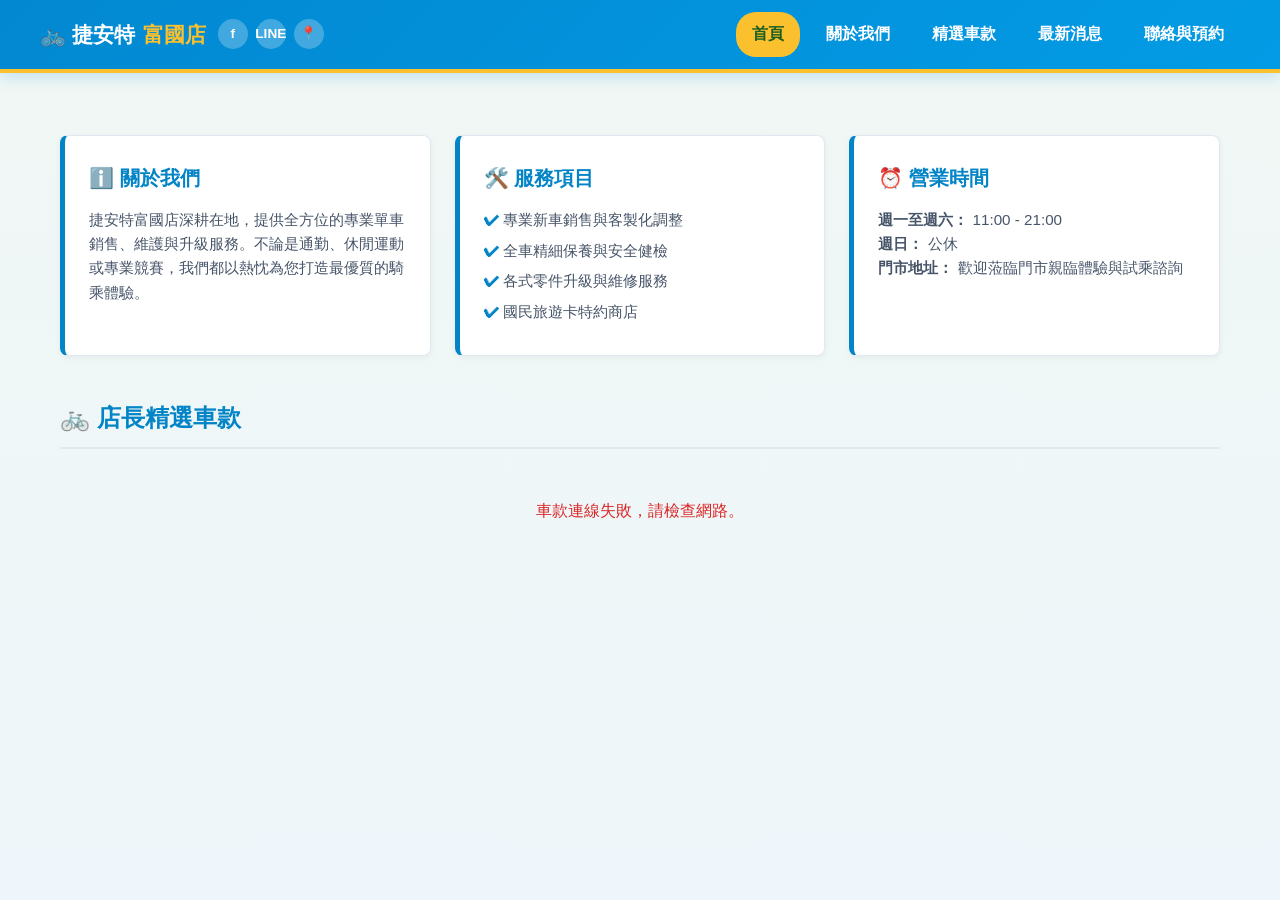
<file: index.html>
<!DOCTYPE html>
<html lang="zh-TW">
<head>
  <meta charset="UTF-8">
  <meta name="viewport" content="width=device-width, initial-scale=1.0">
  <title>捷安特富國自行車店 - 官方網站</title>
  <link rel="stylesheet" href="./css/style.css">
  <style>
    /* 店家介紹區塊樣式 */
    .store-intro-grid {
      display: grid;
      grid-template-columns: repeat(auto-fit, minmax(280px, 1fr));
      gap: 1.5rem;
      margin-bottom: 2.5rem;
    }
    .intro-card {
      background: #ffffff;
      border: 1px solid #e2e8f0;
      border-left: 5px solid #0284c7;
      border-radius: 8px;
      padding: 1.5rem;
      box-shadow: 0 2px 6px rgba(0,0,0,0.05);
    }
    .intro-card h3 {
      margin-top: 0;
      margin-bottom: 0.75rem;
      color: #0284c7;
      font-size: 1.25rem;
    }
    .intro-card p, .intro-card ul {
      color: #475569;
      font-size: 0.95rem;
      line-height: 1.6;
      margin: 0;
      padding-left: 0;
    }
    .intro-card ul { list-style: none; }
    .intro-card ul li {
      margin-bottom: 0.4rem;
      position: relative;
      padding-left: 1.2rem;
    }
    .intro-card ul li::before {
      content: "✔";
      position: absolute;
      left: 0;
      color: #0284c7;
      font-weight: bold;
    }

    /* 區塊標題 */
    .section-title {
      color: #0284c7;
      margin-bottom: 1.5rem;
      border-bottom: 2px solid #e2e8f0;
      padding-bottom: 0.5rem;
      font-size: 1.5rem;
      display: flex;
      justify-content: space-between;
      align-items: center;
    }

    /* 精選車款網格 */
    .products-grid {
      display: grid;
      grid-template-columns: repeat(auto-fill, minmax(280px, 1fr));
      gap: 1.5rem;
      margin-bottom: 3rem;
    }
    .card {
      background: #ffffff;
      border-radius: 8px;
      overflow: hidden;
      box-shadow: 0 2px 8px rgba(0,0,0,0.08);
      border: 1px solid #e2e8f0;
      display: flex;
      flex-direction: column;
    }
    .card-img-wrapper {
      width: 100%;
      height: 200px;
      overflow: hidden;
      background: #f1f5f9;
    }
    .card-img-wrapper img { width: 100%; height: 100%; object-fit: cover; }
    .card-body { padding: 1.25rem; display: flex; flex-direction: column; flex-grow: 1; }
    .card-tag {
      background: #e0f2fe;
      color: #0369a1;
      padding: 2px 8px;
      border-radius: 4px;
      font-size: 0.85rem;
      font-weight: bold;
      align-self: flex-start;
      margin-bottom: 0.5rem;
    }
    .card-price { color: #dc2626; font-weight: bold; font-size: 1.15rem; margin: 0.5rem 0; }
    .card-desc { color: #64748b; font-size: 0.9rem; line-height: 1.4; flex-grow: 1; }
    .btn-detail { display: inline-block; margin-top: 1rem; color: #dc2626; text-decoration: none; font-weight: bold; }
  </style>
</head>
<body>

  <main class="container" style="padding-top: 2rem;">

    <!-- 1. 店家介紹區塊 -->
    <section class="store-intro-grid">
      <div class="intro-card">
        <h3>ℹ️ 關於我們</h3>
        <p>捷安特富國店深耕在地，提供全方位的專業單車銷售、維護與升級服務。不論是通勤、休閒運動或專業競賽，我們都以熱忱為您打造最優質的騎乘體驗。</p>
      </div>

      <div class="intro-card">
        <h3>🛠️ 服務項目</h3>
        <ul>
          <li>專業新車銷售與客製化調整</li>
          <li>全車精細保養與安全健檢</li>
          <li>各式零件升級與維修服務</li>
          <li>國民旅遊卡特約商店</li>
        </ul>
      </div>

      <div class="intro-card">
        <h3>⏰ 營業時間</h3>
        <p><strong>週一至週六：</strong> 11:00 - 21:00<br>
           <strong>週日：</strong> 公休<br>
           <strong>門市地址：</strong> 歡迎蒞臨門市親臨體驗與試乘諮詢</p>
      </div>
    </section>

    <!-- 2. 熱門精選車款區塊 -->
    <section id="products-section">
      <h2 class="section-title">
        <span>🚲 店長精選車款</span>
      </h2>
      <div class="products-grid" id="featured-bikes-container">
        <div style="grid-column: 1/-1; text-align: center; color: #64748b; padding: 2rem;">
          🔄 正在載入精選車款...
        </div>
      </div>
    </section>

  </main>

  <script src="./js/header.js"></script>

  <script>
    function loadBikesData() {
      const BASE_GAS_URL = "https://script.google.com/macros/s/AKfycbw6y_Iy4_lUYpRYqpW7nqZSm0tNSeFjyYixMtKkijm6v--OBcPgcwH3Qm4XFtf1NAXz/exec";
      const bikesContainer = document.getElementById("featured-bikes-container");

      fetch(BASE_GAS_URL + "?v=" + Date.now())
        .then(res => res.json())
        .then(data => {
          const bikeList = data.bikes || data.products || [];
          if (!Array.isArray(bikeList) || bikeList.length === 0) {
            bikesContainer.innerHTML = '<div style="grid-column: 1/-1; text-align: center; color: #64748b; padding: 1.5rem;">目前尚無精選車款資料。</div>';
          } else {
            bikesContainer.innerHTML = bikeList.slice(0, 6).map(item => {
              const defaultImg = "https://images.unsplash.com/photo-1485965120184-e220f721d03e?w=600";
              const imgUrl = item.imageUrl && item.imageUrl.trim() !== "" ? item.imageUrl : defaultImg;

              return `
                <article class="card">
                  <div class="card-img-wrapper">
                    <img src="${imgUrl}" alt="${item.name || '車款圖片'}" onerror="this.src='${defaultImg}'">
                  </div>
                  <div class="card-body">
                    <span class="card-tag">${item.category || '精選車款'}</span>
                    <h3 style="margin: 0.25rem 0; font-size: 1.15rem; color: #1e293b;">${item.name || '車款名稱'}</h3>
                    ${item.price ? `<p class="card-price">${item.price}</p>` : ''}
                    <p class="card-desc">${item.specs || ''}</p>
                    <a href="contact.html" class="btn-detail">🔴 預約門市試乘</a>
                  </div>
                </article>
              `;
            }).join('');
          }
        })
        .catch(err => {
          console.error("車款資料讀取失敗:", err);
          bikesContainer.innerHTML = '<div style="grid-column: 1/-1; text-align: center; color: #dc2626; padding: 1.5rem;">車款連線失敗，請檢查網路。</div>';
        });
    }

    if (document.readyState === "loading") {
      document.addEventListener("DOMContentLoaded", loadBikesData);
    } else {
      loadBikesData();
    }
  </script>
</body>
</html>
</file>
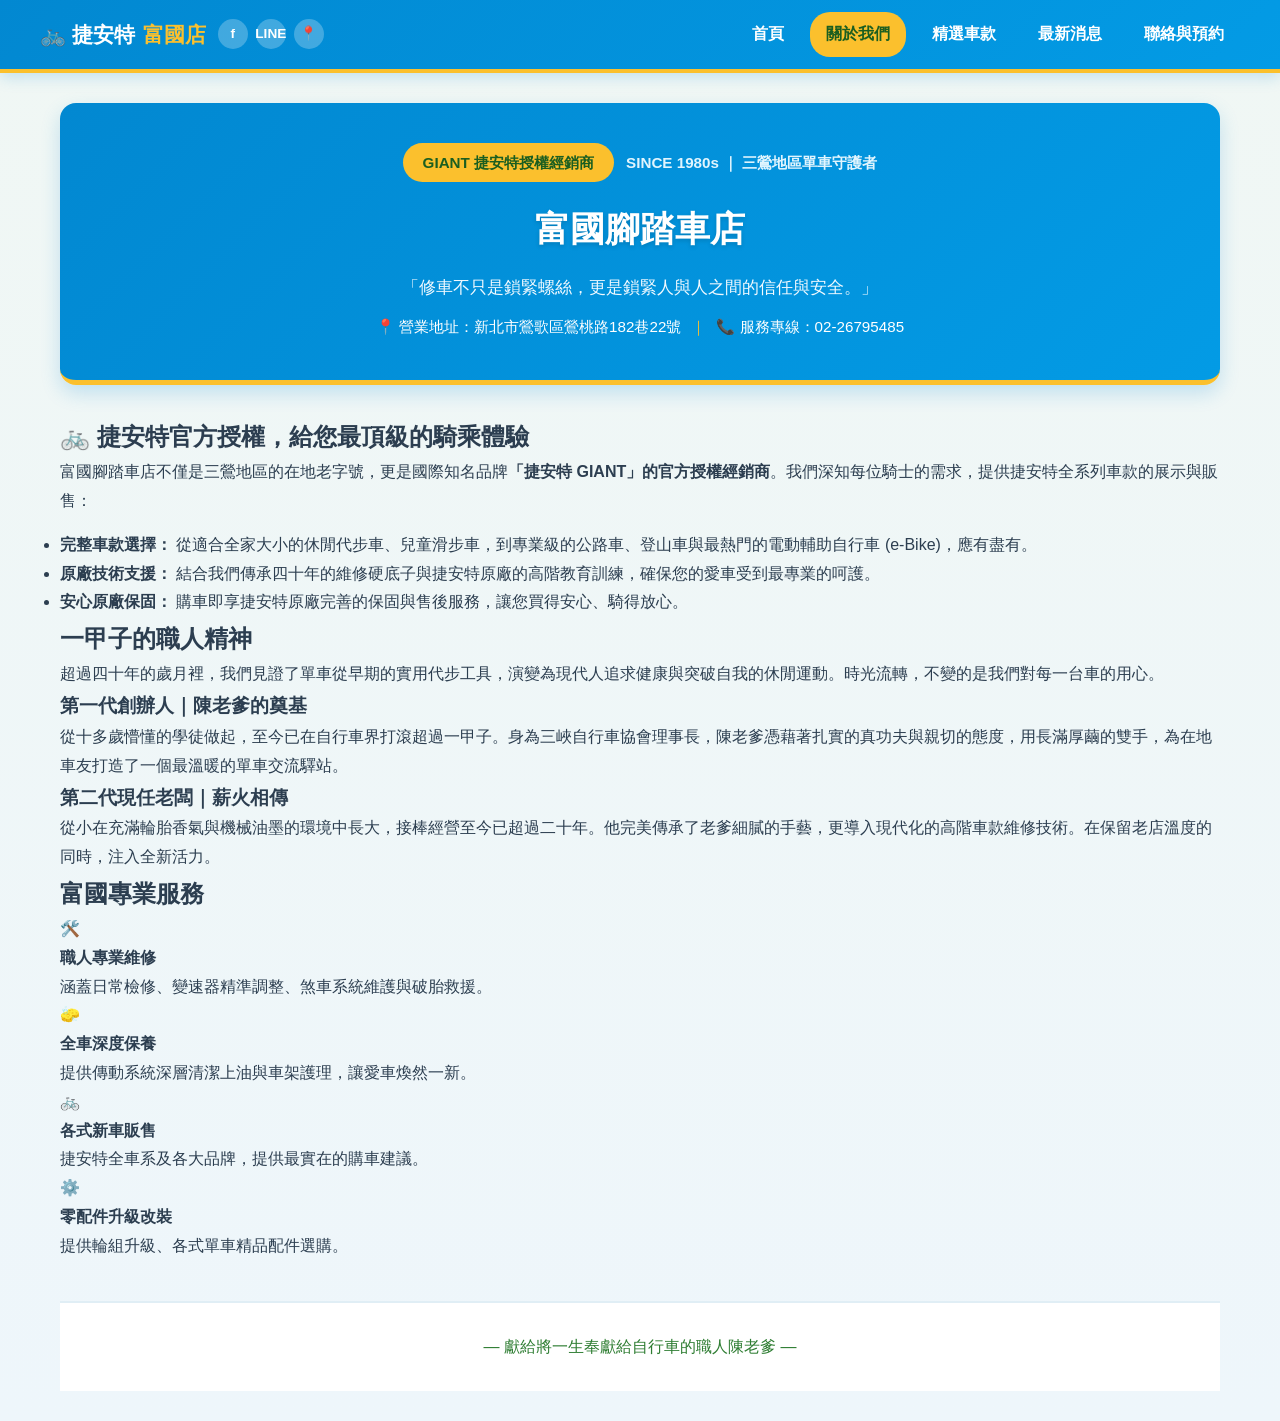
<file: about.html>
<!DOCTYPE html>
<html lang="zh-TW">
<head>
  <meta charset="UTF-8">
  <meta name="viewport" content="width=device-width, initial-scale=1.0">
  <title>關於我們 - 捷安特富國自行車店</title>
  <link rel="stylesheet" href="css/style.css">
  <script src="js/header.js" defer></script>
</head>
<body>

  <main class="about-wrapper">
    <!-- 頂部藍天陽光 Banner -->
    <header class="about-hero">
      <div class="hero-top-info">
        <span class="giant-badge">GIANT 捷安特授權經銷商</span>
        <span class="since-tag">SINCE 1980s ｜ 三鶯地區單車守護者</span>
      </div>
      
      <h1>富國腳踏車店</h1>
      
      <p class="hero-quote">「修車不只是鎖緊螺絲，更是鎖緊人與人之間的信任與安全。」</p>
      
      <div class="contact-info">
        <span>📍 營業地址：新北市鶯歌區鶯桃路182巷22號</span>
        <span class="divider">｜</span>
        <span>📞 服務專線：02-26795485</span>
      </div>
    </header>

    <!-- 捷安特授權專區 -->
    <section class="about-card giant-dealer-section">
      <h2>🚲 捷安特官方授權，給您最頂級的騎乘體驗</h2>
      <p style="margin-bottom: 15px;">
        富國腳踏車店不僅是三鶯地區的在地老字號，更是國際知名品牌<strong>「捷安特 GIANT」的官方授權經銷商</strong>。我們深知每位騎士的需求，提供捷安特全系列車款的展示與販售：
      </p>
      <ul>
        <li><strong>完整車款選擇：</strong> 從適合全家大小的休閒代步車、兒童滑步車，到專業級的公路車、登山車與最熱門的電動輔助自行車 (e-Bike)，應有盡有。</li>
        <li><strong>原廠技術支援：</strong> 結合我們傳承四十年的維修硬底子與捷安特原廠的高階教育訓練，確保您的愛車受到最專業的呵護。</li>
        <li><strong>安心原廠保固：</strong> 購車即享捷安特原廠完善的保固與售後服務，讓您買得安心、騎得放心。</li>
      </ul>
    </section>

    <!-- 職人精神 -->
    <section class="about-card story-section">
      <h2 class="section-title">一甲子的職人精神</h2>
      <p class="section-desc">
        超過四十年的歲月裡，我們見證了單車從早期的實用代步工具，演變為現代人追求健康與突破自我的休閒運動。時光流轉，不變的是我們對每一台車的用心。
      </p>
      <div class="story-grid">
        <div class="story-card">
          <h3>第一代創辦人｜陳老爹的奠基</h3>
          <p>從十多歲懵懂的學徒做起，至今已在自行車界打滾超過一甲子。身為三峽自行車協會理事長，陳老爹憑藉著扎實的真功夫與親切的態度，用長滿厚繭的雙手，為在地車友打造了一個最溫暖的單車交流驛站。</p>
        </div>
        <div class="story-card">
          <h3>第二代現任老闆｜薪火相傳</h3>
          <p>從小在充滿輪胎香氣與機械油墨的環境中長大，接棒經營至今已超過二十年。他完美傳承了老爹細膩的手藝，更導入現代化的高階車款維修技術。在保留老店溫度的同時，注入全新活力。</p>
        </div>
      </div>
    </section>

    <!-- 服務項目 -->
    <section class="about-card services-section">
      <h2 class="section-title">富國專業服務</h2>
      <div class="services-grid">
        <div class="service-item">
          <div class="service-icon">🛠️</div>
          <h4>職人專業維修</h4>
          <p>涵蓋日常檢修、變速器精準調整、煞車系統維護與破胎救援。</p>
        </div>
        <div class="service-item">
          <div class="service-icon">🧽</div>
          <h4>全車深度保養</h4>
          <p>提供傳動系統深層清潔上油與車架護理，讓愛車煥然一新。</p>
        </div>
        <div class="service-item">
          <div class="service-icon">🚲</div>
          <h4>各式新車販售</h4>
          <p>捷安特全車系及各大品牌，提供最實在的購車建議。</p>
        </div>
        <div class="service-item">
          <div class="service-icon">⚙️</div>
          <h4>零配件升級改裝</h4>
          <p>提供輪組升級、各式單車精品配件選購。</p>
        </div>
      </div>
    </section>

    <div class="about-footer-tribute">
      — 獻給將一生奉獻給自行車的職人陳老爹 —
    </div>
  </main>

</body>
</html>
</file>
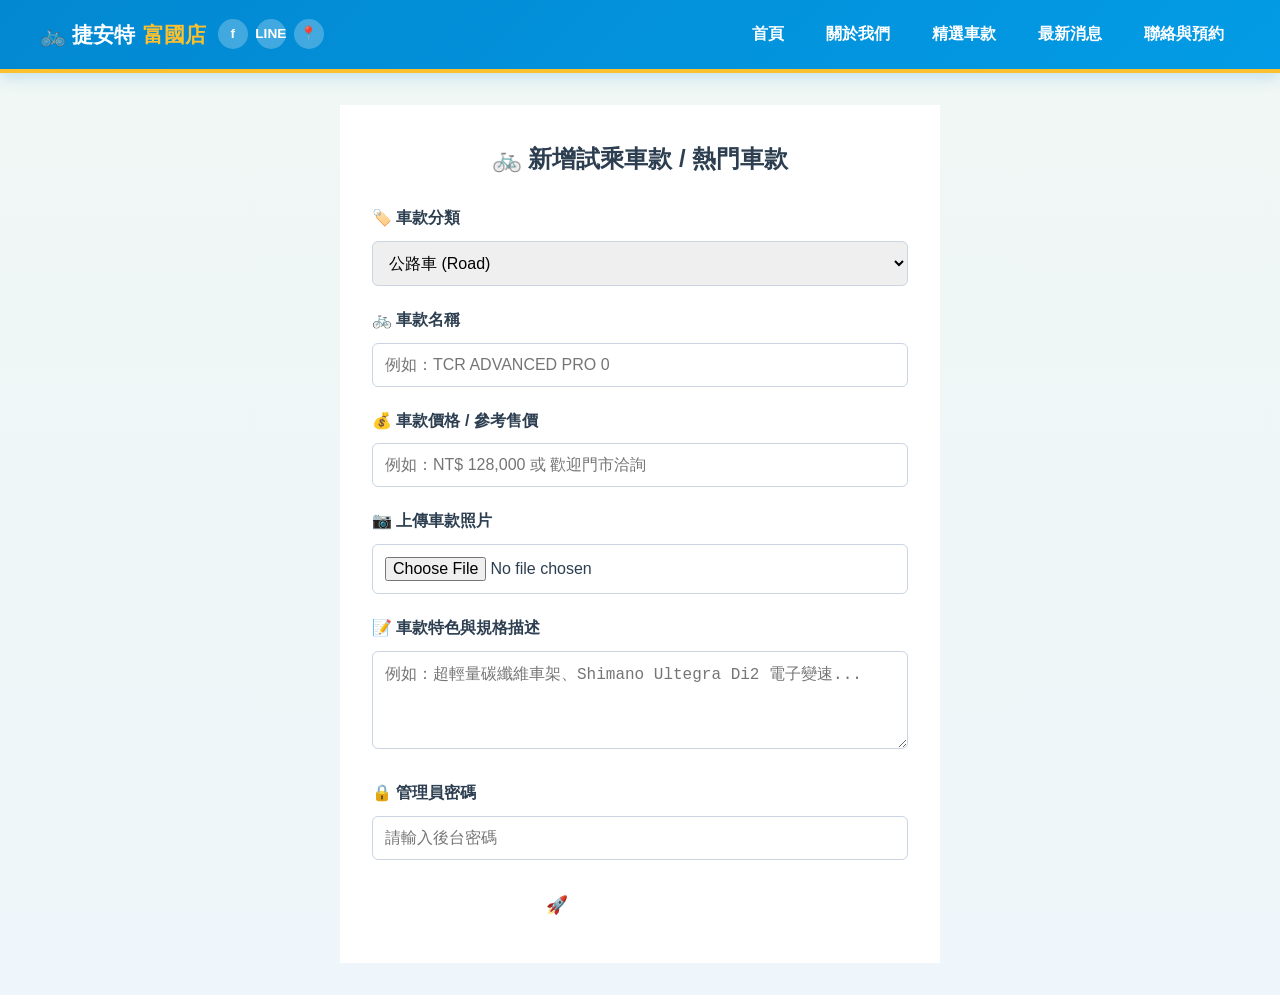
<file: admin-bike.html>
<!DOCTYPE html>
<html lang="zh-TW">
<head>
  <meta charset="UTF-8">
  <meta name="viewport" content="width=device-width, initial-scale=1.0">
  <title>車款管理後台 - 捷安特富國自行車店</title>
  <link rel="stylesheet" href="./css/style.css">
  <style>
    .admin-container {
      max-width: 600px;
      margin: 2rem auto;
      background: #ffffff;
      padding: 2rem;
      border-radius: var(--radius);
      box-shadow: var(--shadow);
      border: 2px solid var(--brand-blue);
    }
    .form-group {
      margin-bottom: 1.25rem;
    }
    .form-group label {
      display: block;
      font-weight: bold;
      margin-bottom: 0.5rem;
      color: var(--primary-blue);
    }
    .form-group input, .form-group select, .form-group textarea {
      width: 100%;
      padding: 0.75rem;
      border: 1px solid #cbd5e1;
      border-radius: 6px;
      font-size: 1rem;
      box-sizing: border-box;
    }
    .btn-submit {
      width: 100%;
      background-color: var(--brand-blue);
      color: white;
      padding: 0.85rem;
      border: none;
      border-radius: 6px;
      font-size: 1.1rem;
      font-weight: bold;
      cursor: pointer;
      transition: background 0.2s;
    }
    .btn-submit:hover {
      background-color: var(--primary-blue);
    }
    .btn-submit:disabled {
      background-color: #94a3b8;
      cursor: not-allowed;
    }
    #status-message {
      margin-top: 1.25rem;
      padding: 0.85rem;
      border-radius: 6px;
      text-align: center;
      font-weight: bold;
      display: none;
      word-break: break-all;
    }
  </style>
</head>
<body>

  <main class="container">
    <div class="admin-container">
      <h2 style="color: var(--primary-blue); margin-bottom: 1.5rem; text-align: center;">🚲 新增試乘車款 / 熱門車款</h2>
      
      <form id="bike-form">
        <div class="form-group">
          <label for="bike-category">🏷️ 車款分類</label>
          <select id="bike-category" required>
            <option value="公路車">公路車 (Road)</option>
            <option value="電輔車">電輔車 (E-Bike)</option>
            <option value="登山車">登山車 (MTB)</option>
            <option value="平把運動車">平把運動車 / 休閒車</option>
            <option value="童車">童車 (Youth)</option>
          </select>
        </div>

        <div class="form-group">
          <label for="bike-name">🚲 車款名稱</label>
          <input type="text" id="bike-name" placeholder="例如：TCR ADVANCED PRO 0" required>
        </div>

        <div class="form-group">
          <label for="bike-price">💰 車款價格 / 參考售價</label>
          <input type="text" id="bike-price" placeholder="例如：NT$ 128,000 或 歡迎門市洽詢" required>
        </div>

        <div class="form-group">
          <label for="bike-image">📷 上傳車款照片</label>
          <input type="file" id="bike-image" accept="image/*" required>
        </div>

        <div class="form-group">
          <label for="bike-specs">📝 車款特色與規格描述</label>
          <textarea id="bike-specs" rows="4" placeholder="例如：超輕量碳纖維車架、Shimano Ultegra Di2 電子變速..." required></textarea>
        </div>

        <div class="form-group">
          <label for="admin-password">🔒 管理員密碼</label>
          <input type="password" id="admin-password" placeholder="請輸入後台密碼" required>
        </div>

        <button type="submit" class="btn-submit" id="submit-btn">🚀 上傳照片並新增車款</button>
      </form>

      <div id="status-message"></div>
    </div>
  </main>

  <script src="./js/header.js"></script>

  <script>
    const BASE_GAS_URL = "https://script.google.com/macros/s/AKfycbw6y_Iy4_lUYpRYqpW7nqZSm0tNSeFjyYixMtKkijm6v--OBcPgcwH3Qm4XFtf1NAXz/exec";

    const form = document.getElementById("bike-form");
    const statusMsg = document.getElementById("status-message");
    const submitBtn = document.getElementById("submit-btn");

    form.addEventListener("submit", function(e) {
      e.preventDefault();

      const fileInput = document.getElementById("bike-image");
      const file = fileInput.files[0];

      if (!file) {
        alert("請選擇照片！");
        return;
      }

      // 提示處理中
      statusMsg.style.display = "block";
      statusMsg.style.backgroundColor = "#e0f2fe";
      statusMsg.style.color = "#0369a1";
      statusMsg.innerHTML = "⏳ 正在處理照片並發送中...";
      submitBtn.disabled = true;

      const reader = new FileReader();

      reader.onerror = function() {
        submitBtn.disabled = false;
        statusMsg.style.backgroundColor = "#fee2e2";
        statusMsg.style.color = "#b91c1c";
        statusMsg.innerHTML = "❌ 讀取照片失敗！";
      };

      reader.onload = function(evt) {
        try {
          const rawBase64 = evt.target.result.split(',')[1];

          const payload = {
            action: "add_bike",
            password: document.getElementById("admin-password").value,
            category: document.getElementById("bike-category").value,
            name: document.getElementById("bike-name").value,
            price: document.getElementById("bike-price").value,
            specs: document.getElementById("bike-specs").value,
            fileName: file.name,
            mimeType: file.type,
            fileData: rawBase64
          };

          fetch(BASE_GAS_URL, {
            method: "POST",
            body: JSON.stringify(payload)
          })
          .then(res => res.json())
          .then(data => {
            submitBtn.disabled = false;
            if (data.status === "success") {
              statusMsg.style.backgroundColor = "#dcfce7";
              statusMsg.style.color = "#15803d";
              statusMsg.innerHTML = "✅ " + data.message;
              form.reset();
            } else {
              statusMsg.style.backgroundColor = "#fee2e2";
              statusMsg.style.color = "#b91c1c";
              statusMsg.innerHTML = "❌ " + data.message;
            }
          })
          .catch(err => {
            console.error(err);
            submitBtn.disabled = false;
            statusMsg.style.backgroundColor = "#fee2e2";
            statusMsg.style.color = "#b91c1c";
            statusMsg.innerHTML = "❌ 發送失敗：" + err.toString();
          });

        } catch (err) {
          console.error(err);
          submitBtn.disabled = false;
          statusMsg.style.backgroundColor = "#fee2e2";
          statusMsg.style.color = "#b91c1c";
          statusMsg.innerHTML = "❌ 處理過程出錯：" + err.message;
        }
      };

      reader.readAsDataURL(file);
    });
  </script>
</body>
</html>
</file>
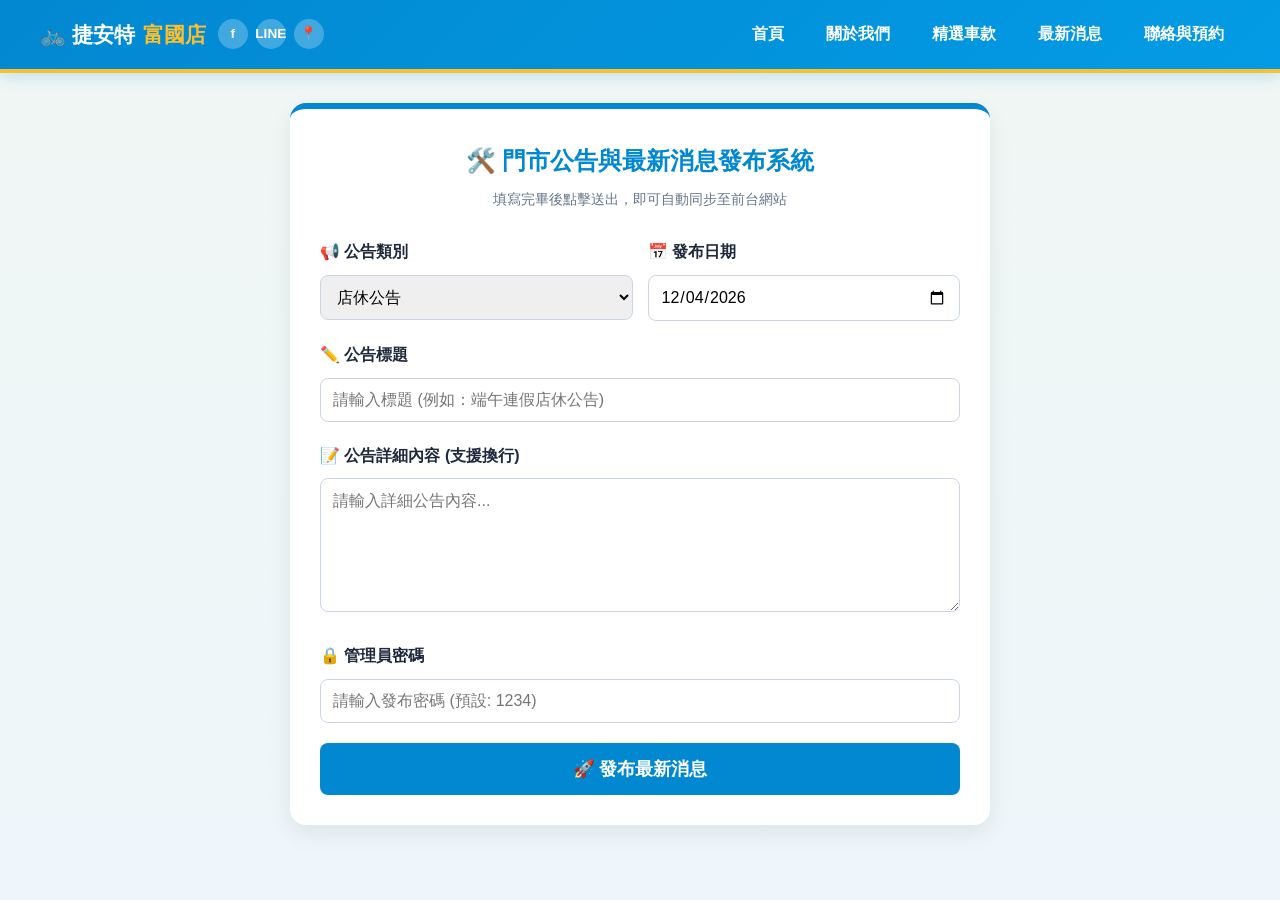
<file: admin.html>
<!DOCTYPE html>
<html lang="zh-TW">
<head>
  <meta charset="UTF-8">
  <meta name="viewport" content="width=device-width, initial-scale=1.0">
  <title>門市公告管理後台 - 捷安特富國店</title>
  <link rel="stylesheet" href="./css/style.css">
  <style>
    .admin-container {
      max-width: 700px;
      margin: 30px auto;
      background: #ffffff;
      padding: 30px;
      border-radius: 16px;
      box-shadow: 0 8px 25px rgba(0, 0, 0, 0.08);
      border-top: 6px solid #0288d1;
    }
    .admin-header {
      text-align: center;
      margin-bottom: 25px;
      color: #0288d1;
    }
    .form-group {
      margin-bottom: 20px;
    }
    .form-group label {
      display: block;
      font-weight: 700;
      margin-bottom: 8px;
      color: #1e293b;
    }
    .form-group input, .form-group select, .form-group textarea {
      width: 100%;
      padding: 12px;
      border: 1.5px solid #cbd5e1;
      border-radius: 8px;
      font-size: 1rem;
      font-family: inherit;
    }
    .form-group input:focus, .form-group select:focus, .form-group textarea:focus {
      border-color: #0288d1;
      outline: none;
      box-shadow: 0 0 0 3px rgba(2, 136, 209, 0.15);
    }
    .form-row {
      display: grid;
      grid-template-columns: 1fr 1fr;
      gap: 15px;
    }
    .btn-submit {
      width: 100%;
      background: #0288d1;
      color: #ffffff;
      padding: 14px;
      border: none;
      border-radius: 8px;
      font-size: 1.1rem;
      font-weight: bold;
      cursor: pointer;
      transition: background 0.2s ease;
    }
    .btn-submit:hover {
      background: #0277bd;
    }
    .btn-submit:disabled {
      background: #94a3b8;
      cursor: not-allowed;
    }
    #msgAlert {
      margin-top: 15px;
      padding: 12px;
      border-radius: 8px;
      display: none;
      text-align: center;
      font-weight: bold;
    }
    .msg-success { background: #dcfce7; color: #15803d; }
    .msg-error { background: #fee2e2; color: #b91c1c; }
  </style>
</head>
<body>

  <main class="container">
    <div class="admin-container">
      <div class="admin-header">
        <h2>🛠️ 門市公告與最新消息發布系統</h2>
        <p style="color: #64748b; font-size: 0.9em; margin-top: 5px;">填寫完畢後點擊送出，即可自動同步至前台網站</p>
      </div>

      <form id="newsForm">
        <!-- 分類與日期 -->
        <div class="form-row">
          <div class="form-group">
            <label for="category">📢 公告類別</label>
            <select id="category" required>
              <option value="店休公告">店休公告</option>
              <option value="門市活動">門市活動</option>
              <option value="新車到貨">新車到貨</option>
              <option value="保養知識">保養知識</option>
              <option value="公告">一般公告</option>
            </select>
          </div>
          <div class="form-group">
            <label for="date">📅 發布日期</label>
            <input type="date" id="date" required>
          </div>
        </div>

        <!-- 公告標題 -->
        <div class="form-group">
          <label for="title">✏️ 公告標題</label>
          <input type="text" id="title" placeholder="請輸入標題 (例如：端午連假店休公告)" required>
        </div>

        <!-- 公告內容 -->
        <div class="form-group">
          <label for="content">📝 公告詳細內容 (支援換行)</label>
          <textarea id="content" rows="6" placeholder="請輸入詳細公告內容..." required></textarea>
        </div>

        <!-- 管理員密碼驗證 -->
        <div class="form-group">
          <label for="password">🔒 管理員密碼</label>
          <input type="password" id="password" placeholder="請輸入發布密碼 (預設: 1234)" required>
        </div>

        <!-- 送出按鈕 -->
        <button type="submit" class="btn-submit" id="submitBtn">🚀 發布最新消息</button>
      </form>

      <div id="msgAlert"></div>
    </div>
  </main>

  <script src="./js/header.js"></script>

  <script>
    // 自動預設今天日期
    document.getElementById('date').valueAsDate = new Date();

    const BASE_GAS_URL = "https://script.google.com/macros/s/AKfycbwx97YOXFiEo2p3DyPw5VMJBhbvyIzHUw5Ya-cg59cHDxTt3jIvIbsM7i2f7IsYCSGv/exec";

    document.getElementById('newsForm').addEventListener('submit', function(e) {
      e.preventDefault();

      const submitBtn = document.getElementById('submitBtn');
      const msgAlert = document.getElementById('msgAlert');

      const payload = {
        category: document.getElementById('category').value,
        date: document.getElementById('date').value.replace(/-/g, '/'),
        title: document.getElementById('title').value,
        content: document.getElementById('content').value,
        password: document.getElementById('password').value
      };

      submitBtn.disabled = true;
      submitBtn.textContent = "⏳ 發布中，請稍候...";
      msgAlert.style.display = "none";

      fetch(BASE_GAS_URL, {
        method: "POST",
        body: JSON.stringify(payload)
      })
      .then(res => res.json())
      .then(data => {
        submitBtn.disabled = false;
        submitBtn.textContent = "🚀 發布最新消息";
        msgAlert.style.display = "block";

        if (data.success) {
          msgAlert.className = "msg-success";
          msgAlert.textContent = "🎉 " + data.message + " 前台重新整理即可看到！";
          // 清空文字欄位
          document.getElementById('title').value = "";
          document.getElementById('content').value = "";
        } else {
          msgAlert.className = "msg-error";
          msgAlert.textContent = "❌ " + data.message;
        }
      })
      .catch(err => {
        console.error(err);
        submitBtn.disabled = false;
        submitBtn.textContent = "🚀 發布最新消息";
        msgAlert.style.display = "block";
        msgAlert.className = "msg-error";
        msgAlert.textContent = "❌ 發布連線失敗，請檢查網路或 GAS 設定！";
      });
    });
  </script>
</body>
</html>
</file>
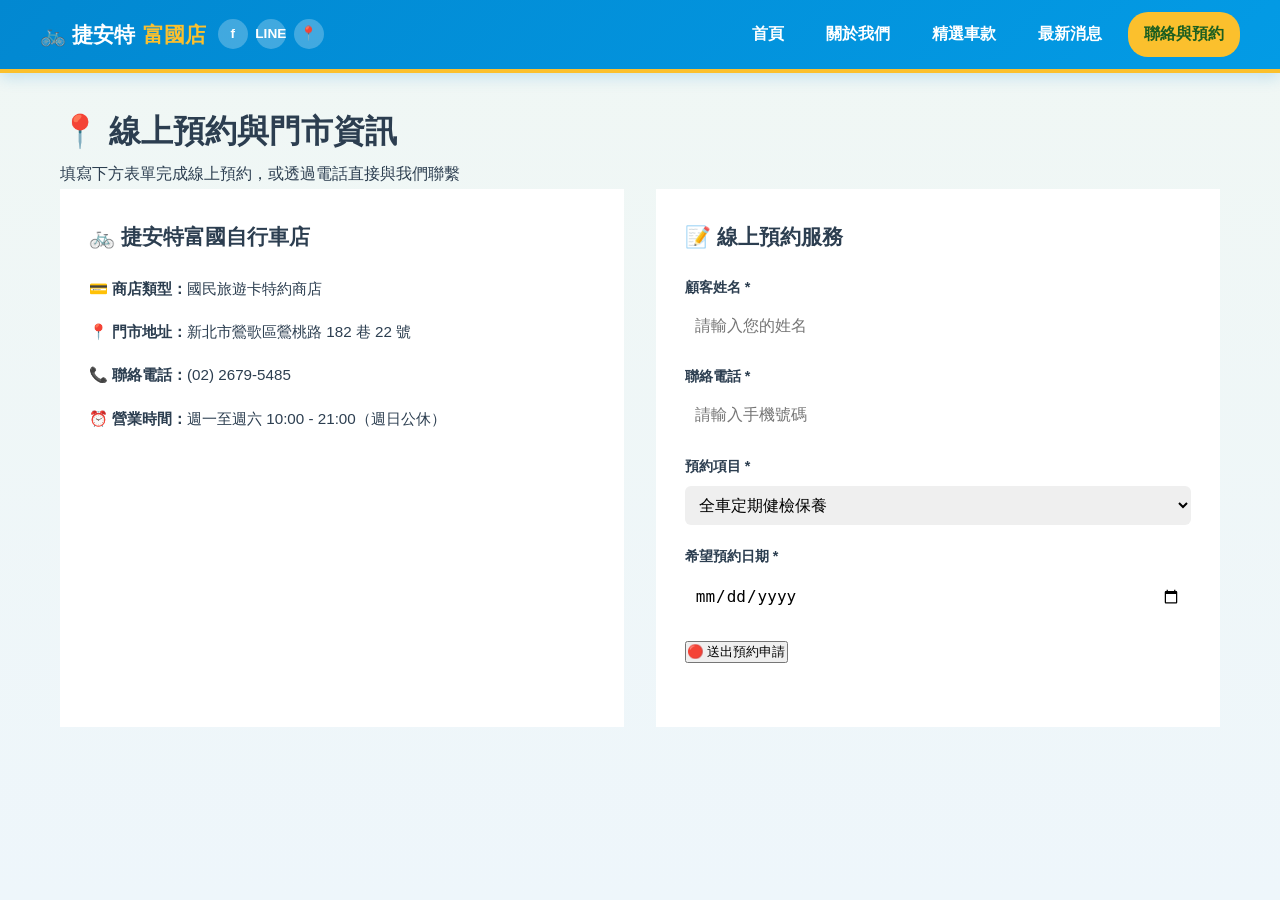
<file: contact.html>
<!DOCTYPE html>
<html lang="zh-TW">
<head>
  <meta charset="UTF-8">
  <meta name="viewport" content="width=device-width, initial-scale=1.0">
  <title>富國腳踏車店 - 線上預約與門市資訊</title>
  <link rel="stylesheet" href="./css/style.css">
  
  <style>
    .contact-layout {
      display: grid;
      grid-template-columns: 1fr 1fr;
      gap: 2rem;
    }

    .info-card, .form-card {
      background: white;
      padding: 1.8rem;
      border-radius: var(--radius);
      border: 2px solid var(--brand-blue);
      border-top: 6px solid var(--accent-yellow);
      box-shadow: var(--shadow);
    }

    .section-title {
      color: var(--primary-blue);
      font-size: 1.3rem;
      margin-bottom: 1.2rem;
      display: flex;
      align-items: center;
      gap: 8px;
    }

    .info-item {
      margin-bottom: 1rem;
      font-size: 0.95rem;
    }
    .info-item strong { color: var(--primary-blue); }

    /* 表單元件 */
    .form-group {
      margin-bottom: 1.2rem;
    }
    .form-group label {
      display: block;
      font-weight: bold;
      margin-bottom: 0.4rem;
      font-size: 0.9rem;
    }
    .form-control {
      width: 100%;
      padding: 10px;
      border: 1px solid var(--border-color);
      border-radius: 6px;
      font-size: 1rem;
    }
    .form-control:focus {
      outline: none;
      border-color: var(--brand-blue);
      box-shadow: 0 0 0 3px rgba(37, 99, 235, 0.1);
    }

    .map-container {
      width: 100%;
      height: 250px;
      border-radius: 8px;
      overflow: hidden;
      margin-top: 1rem;
      border: 1px solid var(--border-color);
    }

    @media (max-width: 768px) {
      .contact-layout {
        grid-template-columns: 1fr;
      }
    }
  </style>
</head>
<body>

  <main class="container">
    <h1 class="page-title">📍 <span>線上預約與門市資訊</span></h1>
    <p class="page-subtitle">填寫下方表單完成線上預約，或透過電話直接與我們聯繫</p>

    <div class="contact-layout">
      
      <!-- 左側：門市資訊與 Google 地圖 -->
      <section class="info-card">
        <h2 class="section-title">🚲 捷安特富國自行車店</h2>
        <div class="info-item"><strong>💳 商店類型：</strong>國民旅遊卡特約商店</div>
        <div class="info-item"><strong>📍 門市地址：</strong>新北市鶯歌區鶯桃路 182 巷 22 號</div>
        <div class="info-item"><strong>📞 聯絡電話：</strong>(02) 2679-5485</div>
        <div class="info-item"><strong>⏰ 營業時間：</strong>週一至週六 10:00 - 21:00（週日公休）</div>

        <!-- 互動式 Google 地圖 -->
        <div class="map-container">
          <iframe 
            src="https://www.google.com/maps/embed?pb=!1m18!1m12!1m3!1d3617.0372074384075!2d121.3415123!3d24.965701!2m3!1f0!2f0!3f0!3m2!1i1024!2i768!4f13.1!3m3!1m2!1s0x34681d8985c2bb6f%3A0xb36a188f5f6063eb!2zMjM4MDI2IHNpbmJlaSBjaXR5LCB5aW5nZ2UgZGlzdHJpY3QsIGxhbiAxODIsIHlhbmcgdGFvIHJkLCAyMiA1NTU!5e0!3m2!1szh-TW!2stw!4v1700000000000" 
            width="100%" height="100%" style="border:0;" allowfullscreen="" loading="lazy">
          </iframe>
        </div>
      </section>

      <!-- 右側：線上預約表單 -->
      <section class="form-card">
        <h2 class="section-title">📝 線上預約服務</h2>
        <form id="booking-form">
          <div class="form-group">
            <label for="name">顧客姓名 *</label>
            <input type="text" id="name" name="name" class="form-control" required placeholder="請輸入您的姓名">
          </div>
          
          <div class="form-group">
            <label for="phone">聯絡電話 *</label>
            <input type="tel" id="phone" name="phone" class="form-control" required placeholder="請輸入手機號碼">
          </div>

          <div class="form-group">
            <label for="service">預約項目 *</label>
            <select id="service" name="service" class="form-control" required>
              <option value="全車定期健檢保養">全車定期健檢保養</option>
              <option value="傳動系統清洗與調整">傳動系統清洗與調整</option>
              <option value="電輔車檢驗維修">電輔車檢驗維修</option>
              <option value="門市購車與試乘諮詢">門市購車與試乘諮詢</option>
            </select>
          </div>

          <div class="form-group">
            <label for="date">希望預約日期 *</label>
            <input type="date" id="date" name="date" class="form-control" required>
          </div>

          <button type="submit" class="btn-detail" id="submit-btn">🔴 送出預約申請</button>
        </form>
      </section>

    </div>
  </main>

  <script src="./js/header.js"></script>

  <!-- 預約表單寫入 Google Sheets 腳本 -->
  <script>
    document.getElementById("booking-form").addEventListener("submit", function (e) {
      e.preventDefault();
      
      const submitBtn = document.getElementById("submit-btn");
      submitBtn.disabled = true;
      submitBtn.innerText = "⏳ 處理中...";

      // ⚠️ 請替換為您 GAS 部署支援 doPost 的 Web App 網址
      const GAS_BOOKING_URL = "https://script.google.com/macros/s/YOUR_SCRIPT_ID/exec";

      const formData = new FormData(this);

      fetch(GAS_BOOKING_URL, {
        method: "POST",
        body: formData
      })
      .then(response => response.json())
      .then(data => {
        alert("🎉 預約成功！我們將會儘快與您電話確認預約時間。");
        document.getElementById("booking-form").reset();
      })
      .catch(error => {
        // 容錯處理：即使 GAS 轉址未回傳 JSON，資料通常已寫入試算表
        alert("感謝您的預約！我們已收到您的資訊，將會儘快聯繫您。");
        document.getElementById("booking-form").reset();
      })
      .finally(() => {
        submitBtn.disabled = false;
        submitBtn.innerText = "🔴 送出預約申請";
      });
    });
  </script>
</body>
</html>
</file>
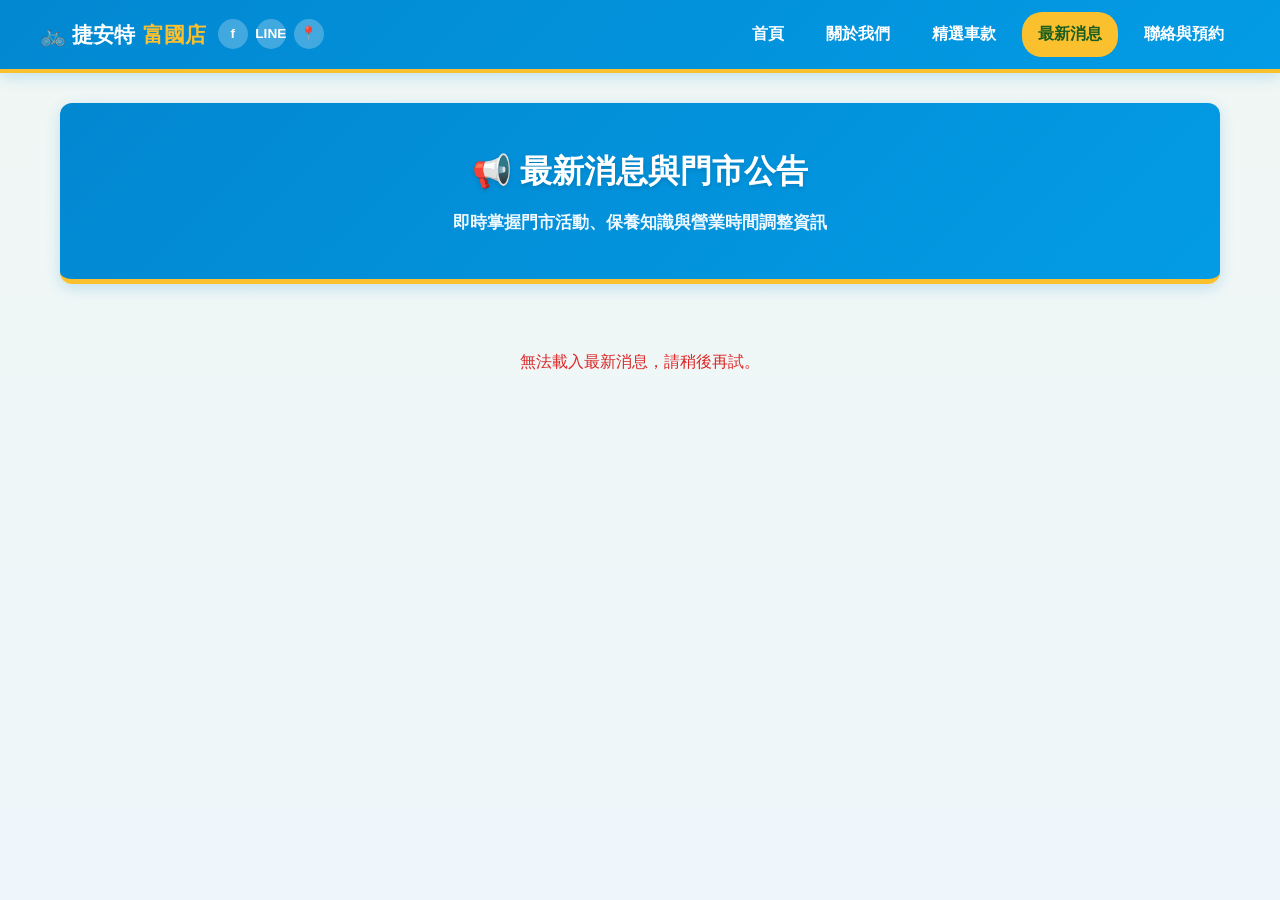
<file: news.html>
<!DOCTYPE html>
<html lang="zh-TW">
<head>
  <meta charset="UTF-8">
  <meta name="viewport" content="width=device-width, initial-scale=1.0">
  <title>最新消息 - 捷安特富國自行車店</title>
  
  <meta name="description" content="捷安特富國自行車店最新動態、門市公告、優惠活動與保養知識。">
  
  <link rel="stylesheet" href="./css/style.css">
  
  <style>
    /* 🎯 修正：強制指定高對比藍色背景與清晰白字，解決顏色太淡問題 */
    .page-title-section {
      background: linear-gradient(135deg, #0288d1 0%, #039be5 100%) !important;
      color: #ffffff !important;
      text-align: center;
      padding: 2.5rem 1rem;
      border-radius: 12px;
      margin-bottom: 2rem;
      border-bottom: 5px solid #fbc02d !important;
      box-shadow: 0 4px 15px rgba(2, 136, 209, 0.2);
    }

    .page-title-section h1 { 
      font-size: 2rem !important; 
      margin-bottom: 0.5rem !important; 
      color: #ffffff !important;
      font-weight: 800 !important;
      text-shadow: 0 2px 4px rgba(0, 0, 0, 0.15);
    }

    .page-title-section p { 
      color: #f0f9ff !important; 
      font-size: 1.05rem !important;
      font-weight: 600 !important;
    }

    /* 最新消息卡片清單 */
    .news-list {
      display: flex;
      flex-direction: column;
      gap: 1.5rem;
      max-width: 800px;
      margin: 0 auto 3rem auto;
    }
    
    .news-item-card {
      background: #ffffff;
      border-radius: 12px;
      padding: 1.5rem;
      border: 1px solid #e0eef5;
      border-left: 6px solid #fbc02d;
      box-shadow: 0 4px 12px rgba(0, 0, 0, 0.05);
    }

    .news-header {
      display: flex;
      align-items: center;
      gap: 0.75rem;
      margin-bottom: 0.8rem;
    }

    .news-badge {
      background: #ef4444;
      color: #ffffff;
      font-size: 0.8rem;
      padding: 3px 8px;
      border-radius: 4px;
      font-weight: bold;
    }

    .news-date {
      color: #0288d1;
      font-weight: 700;
      font-size: 0.85rem;
    }

    .news-title {
      font-size: 1.25rem;
      color: #1e293b;
      font-weight: 800;
      margin-bottom: 0.75rem;
    }

    .news-content {
      font-size: 0.95rem;
      color: #334155;
      line-height: 1.6;
      white-space: pre-wrap; /* 保持試算表內的換行格式 */
    }
  </style>
</head>
<body>

  <main class="container">
    <section class="page-title-section">
      <h1>📢 最新消息與門市公告</h1>
      <p>即時掌握門市活動、保養知識與營業時間調整資訊</p>
    </section>

    <!-- 最新消息展示區域 -->
    <div class="news-list" id="news-container">
      <div style="text-align: center; color: #64748b; padding: 2rem;">
        🔄 正在讀取最新消息...
      </div>
    </div>
  </main>

  <script src="./js/header.js"></script>

  <script>
    document.addEventListener("DOMContentLoaded", function () {
      const newsContainer = document.getElementById("news-container");

      const BASE_GAS_URL = "https://script.google.com/macros/s/AKfycbxE7J9m5al15GNVCHFtIZrWd4JjHW8ZVQkay2NyivmBBc93lEm-rPUGZb446Pvs-O5Z/exec";
      const fetchUrl = BASE_GAS_URL + (BASE_GAS_URL.includes('?') ? '&' : '?') + "t=" + Date.now();

      fetch(fetchUrl, { method: 'GET', redirect: 'follow' })
        .then(res => res.json())
        .then(data => {
          if (!data || !data.news || data.news.length === 0) {
            newsContainer.innerHTML = '<div style="text-align: center; color: #64748b; padding: 2rem;">目前尚無公告消息。</div>';
            return;
          }

          newsContainer.innerHTML = "";

          const newsList = data.news.slice().reverse();

          newsList.forEach(item => {
            const cardHTML = `
              <article class="news-item-card">
                <div class="news-header">
                  <span class="news-badge">${item.category || "公告"}</span>
                  <span class="news-date">📅 ${item.date || ""}</span>
                </div>
                <h2 class="news-title">${item.title || "最新消息"}</h2>
                <div class="news-content">${item.content || ""}</div>
              </article>
            `;
            newsContainer.insertAdjacentHTML("beforeend", cardHTML);
          });
        })
        .catch(err => {
          console.error("讀取消息失敗:", err);
          newsContainer.innerHTML = '<div style="text-align: center; color: #dc2626; padding: 2rem;">無法載入最新消息，請稍後再試。</div>';
        });
    });
  </script>
</body>
</html>
</file>
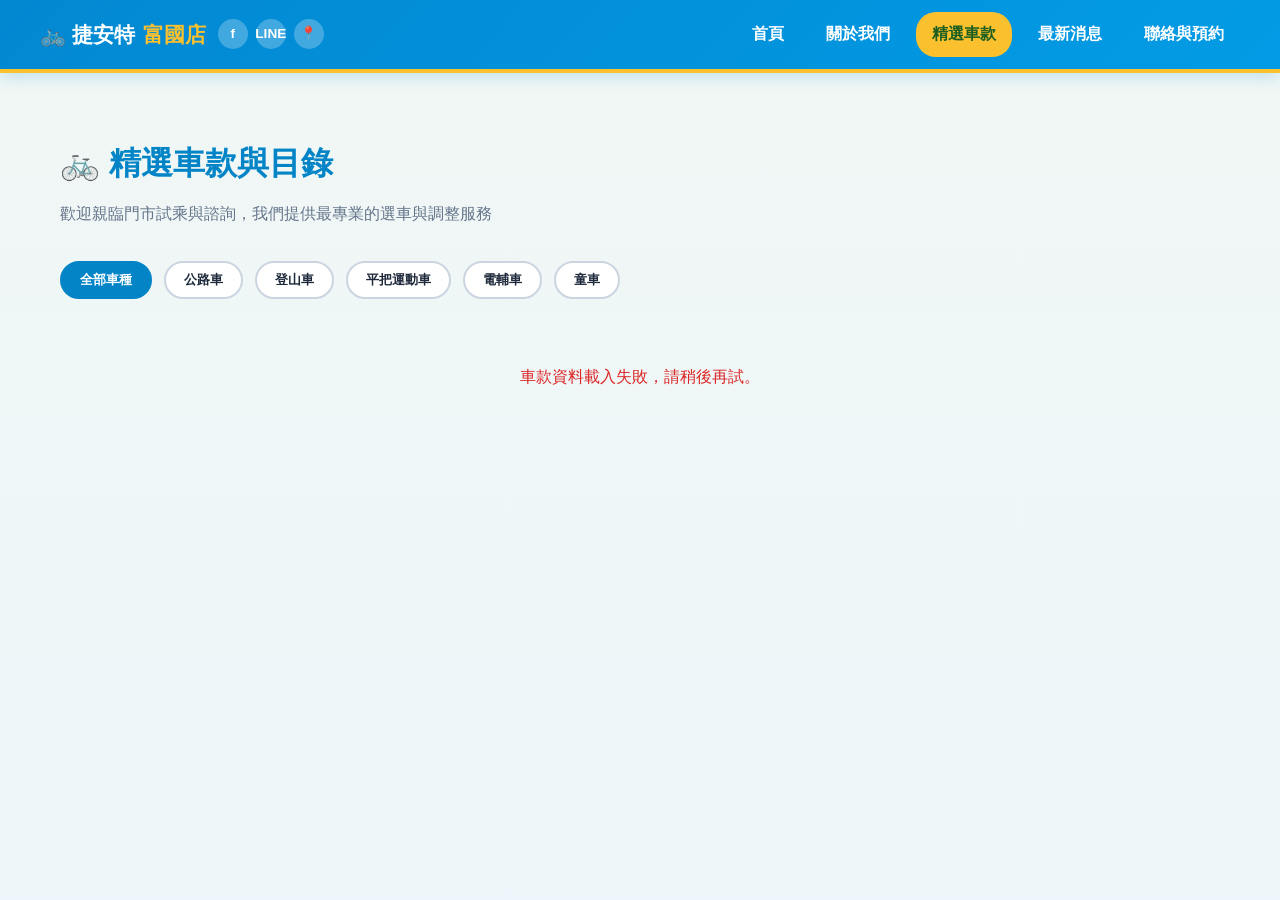
<file: products.html>
<!DOCTYPE html>
<html lang="zh-TW">
<head>
  <meta charset="UTF-8">
  <meta name="viewport" content="width=device-width, initial-scale=1.0">
  <title>精選車款與目錄 - 捷安特富國自行車店</title>
  <link rel="stylesheet" href="./css/style.css">
  <style>
    .page-title {
      color: var(--primary-blue, #0284c7);
      margin-bottom: 0.5rem;
    }
    .page-subtitle {
      color: var(--text-muted, #64748b);
      margin-bottom: 2rem;
    }
    .filter-bar {
      display: flex;
      gap: 0.75rem;
      flex-wrap: wrap;
      margin-bottom: 2rem;
    }
    .filter-btn {
      background: white;
      border: 2px solid #cbd5e1;
      color: var(--text-dark, #1e293b);
      padding: 8px 18px;
      border-radius: 20px;
      cursor: pointer;
      font-weight: bold;
      transition: all 0.2s;
    }
    .filter-btn:hover, .filter-btn.active {
      background: var(--brand-blue, #0284c7);
      color: white;
      border-color: var(--brand-blue, #0284c7);
    }
    .products-grid {
      display: grid;
      grid-template-columns: repeat(auto-fill, minmax(280px, 1fr));
      gap: 1.5rem;
      margin-bottom: 3rem;
    }
    .card-price {
      color: #dc2626;
      font-weight: bold;
      font-size: 1.1rem;
      margin: 6px 0;
    }
  </style>
</head>
<body>

  <main class="container" style="padding-top: 2rem;">
    <h1 class="page-title">🚲 精選車款與目錄</h1>
    <p class="page-subtitle">歡迎親臨門市試乘與諮詢，我們提供最專業的選車與調整服務</p>

    <!-- 分類篩選按鈕區 -->
    <div class="filter-bar">
      <button class="filter-btn active" data-category="all">全部車種</button>
      <button class="filter-btn" data-category="公路車">公路車</button>
      <button class="filter-btn" data-category="登山車">登山車</button>
      <button class="filter-btn" data-category="運動">平把運動車</button>
      <button class="filter-btn" data-category="電輔車">電輔車</button>
      <button class="filter-btn" data-category="童車">童車</button>
    </div>

    <!-- 車款展示容器 -->
    <div class="products-grid" id="products-container">
      <div style="grid-column: 1/-1; text-align: center; color: #64748b; padding: 2rem;">
        🔄 正在載入車款資料...
      </div>
    </div>
  </main>

  <script src="./js/header.js"></script>

  <script>
    document.addEventListener("DOMContentLoaded", function () {
      // 💡 與 index.html 及後台完全一致的 API Endpoint
      const BASE_GAS_URL = "https://script.google.com/macros/s/AKfycbw6y_Iy4_lUYpRYqpW7nqZSm0tNSeFjyYixMtKkijm6v--OBcPgcwH3Qm4XFtf1NAXz/exec";
      
      const container = document.getElementById("products-container");
      const filterBtns = document.querySelectorAll(".filter-btn");
      let allBikes = [];

      // 1. 抓取 API 車款資料
      fetch(BASE_GAS_URL + "?v=" + Date.now())
        .then(res => res.json())
        .then(data => {
          console.log("products 收到資料:", data);
          allBikes = data.bikes || data.products || [];

          if (!Array.isArray(allBikes) || allBikes.length === 0) {
            container.innerHTML = '<div style="grid-column: 1/-1; text-align: center; color: #64748b; padding: 2rem;">🚲 目前尚無車款資料。</div>';
            return;
          }

          // 預設渲染全部車款
          renderBikes(allBikes);
        })
        .catch(err => {
          console.error("products 載入失敗:", err);
          container.innerHTML = '<div style="grid-column: 1/-1; text-align: center; color: #dc2626; padding: 2rem;">車款資料載入失敗，請稍後再試。</div>';
        });

      // 2. 渲染 HTML 卡片
      function renderBikes(list) {
        if (!list || list.length === 0) {
          container.innerHTML = '<div style="grid-column: 1/-1; text-align: center; color: #64748b; padding: 2rem;">此分類目前無相關車款。</div>';
          return;
        }

        container.innerHTML = list.map(item => {
          const defaultImg = "https://images.unsplash.com/photo-1485965120184-e220f721d03e?w=600";
          const imgUrl = item.imageUrl && item.imageUrl.trim() !== "" ? item.imageUrl : defaultImg;

          return `
            <article class="card">
              <div class="card-img-wrapper">
                <img src="${imgUrl}" alt="${item.name || '車款圖片'}" onerror="this.src='${defaultImg}'" style="width:100%; height:200px; object-fit:cover;">
              </div>
              <div class="card-body" style="padding: 1rem;">
                <span class="tag" style="background:#e0f2fe; color:#0369a1; padding:2px 8px; border-radius:4px; font-size:0.85rem;">${item.category || '精選車款'}</span>
                <h3 class="card-title" style="margin: 0.5rem 0; font-size:1.2rem;">${item.name || '車款名稱'}</h3>
                ${item.price ? `<p class="card-price">${item.price}</p>` : ''}
                <p class="card-desc" style="color:#64748b; font-size:0.9rem;">${item.specs || ''}</p>
                <a href="contact.html" class="btn-detail" style="display:inline-block; margin-top:0.5rem; color:#dc2626; text-decoration:none; font-weight:bold;">🔴 預約門市試乘</a>
              </div>
            </article>
          `;
        }).join("");
      }

      // 3. 分類篩選邏輯
      filterBtns.forEach(btn => {
        btn.addEventListener("click", function () {
          filterBtns.forEach(b => b.classList.remove("active"));
          this.classList.add("active");

          const targetCat = this.getAttribute("data-category");

          if (!targetCat || targetCat === "all") {
            renderBikes(allBikes);
          } else {
            const filtered = allBikes.filter(item => {
              const catStr = String(item.category || "").trim();
              return catStr.includes(targetCat) || targetCat.includes(catStr);
            });
            renderBikes(filtered);
          }
        });
      });
    });
  </script>
</body>
</html>
</file>
<file: css/style.css>
/* ==========================================
   捷安特富國自行車店 - 藍天白雲綠地太陽黃主題 CSS (修復最新消息 Banner 顏色太淡問題)
   ========================================== */

/* 1. 全域設定 */
* {
  box-sizing: border-box;
  margin: 0;
  padding: 0;
}

body {
  font-family: -apple-system, BlinkMacSystemFont, "Segoe UI", Roboto, "Helvetica Neue", Arial, sans-serif;
  line-height: 1.8;
  color: #2c3e50;
  background: linear-gradient(180deg, #f0f7f4 0%, #eef6fb 100%);
  min-height: 100vh;
}

a {
  text-decoration: none;
  color: inherit;
}

img {
  max-width: 100%;
  height: auto;
  display: block;
}

/* 2. 頂部導覽列 Header (最高層級) */
.site-header, header.site-header, header {
  background: linear-gradient(135deg, #0288d1 0%, #039be5 100%);
  color: #ffffff;
  padding: 12px 20px;
  box-shadow: 0 4px 15px rgba(2, 136, 209, 0.2);
  border-bottom: 4px solid #fbc02d;
  position: relative;
  z-index: 999999 !important;
}

.header-container {
  max-width: 1200px;
  margin: 0 auto;
  display: flex;
  justify-content: space-between;
  align-items: center;
  position: relative;
}

/* Logo 區與社交圖示 */
.brand-area {
  display: flex;
  align-items: center;
  gap: 12px;
}

.brand-logo {
  display: flex;
  align-items: center;
  gap: 8px;
  font-size: 1.3em;
  font-weight: 800;
  color: #ffffff;
}

.brand-logo span {
  color: #fbc02d;
}

.brand-socials {
  display: flex;
  align-items: center;
  gap: 8px;
}

.brand-socials a {
  display: inline-flex;
  justify-content: center;
  align-items: center;
  width: 30px;
  height: 30px;
  background: rgba(255, 255, 255, 0.25);
  border-radius: 50%;
  color: #ffffff;
  font-weight: bold;
  font-size: 0.85em;
  transition: all 0.2s ease;
}

.brand-socials a:hover {
  background: #fbc02d;
  color: #1b5e20;
}

/* 電腦版選單 */
.nav-wrapper {
  display: flex;
  align-items: center;
  gap: 20px;
}

.nav-links {
  display: flex;
  gap: 10px;
  align-items: center;
}

.nav-links a {
  color: #ffffff;
  font-weight: 600;
  padding: 8px 16px;
  border-radius: 20px;
  transition: all 0.3s ease;
}

.nav-links a:hover,
.nav-links a.active {
  background-color: #fbc02d;
  color: #1b5e20;
  font-weight: 800;
}

/* 漢堡按鈕 */
.mobile-menu-toggle {
  display: none;
  background: transparent;
  border: none;
  cursor: pointer;
  flex-direction: column;
  gap: 5px;
  padding: 5px;
}

.mobile-menu-toggle .bar {
  width: 25px;
  height: 3px;
  background-color: #ffffff;
  border-radius: 2px;
  transition: all 0.3s ease;
}

/* 3. 通用容器與 Hero Banner (🎯 強化顏色對比，解決字太淡問題) */
.container, .about-wrapper, main {
  max-width: 1200px;
  margin: 30px auto;
  padding: 0 20px;
  position: relative;
  z-index: 1;
}

/* 強制所有頁面的 Header Banner 使用顯眼藍底白字 */
.hero-banner, .about-hero, .news-hero, .page-header, section.hero, section.page-header {
  text-align: center;
  background: linear-gradient(135deg, #0288d1 0%, #039be5 100%) !important; /* 強制深天藍底色 */
  color: #ffffff !important;
  padding: 40px 20px !important;
  border-radius: 16px;
  margin-bottom: 30px;
  box-shadow: 0 8px 20px rgba(2, 136, 209, 0.2);
  border-bottom: 5px solid #fbc02d !important; /* 太陽黃底線 */
  position: relative;
  z-index: 1;
}

/* Banner 標題強制純白粗體 */
.hero-banner h1, .about-hero h1, .news-hero h1, .page-header h1 {
  font-size: 2.2em !important;
  margin-bottom: 12px !important;
  font-weight: 800 !important;
  color: #ffffff !important;
  text-shadow: 0 2px 4px rgba(0, 0, 0, 0.15);
}

/* Banner 副標題與說明文字強制清晰白字 */
.hero-banner p, .about-hero p, .news-hero p, .page-header p, .hero-quote {
  color: #f0f9ff !important;
  font-size: 1.05em !important;
  font-weight: 500 !important;
  margin-bottom: 10px;
}

.hero-top-info {
  display: flex;
  justify-content: center;
  align-items: center;
  gap: 12px;
  flex-wrap: wrap;
  margin-bottom: 15px;
}

.giant-badge, .badge, .badge-yellow {
  display: inline-block;
  background-color: #fbc02d;
  color: #1b5e20;
  padding: 6px 20px;
  border-radius: 20px;
  font-weight: 800;
  font-size: 0.95em;
}

.since-tag {
  color: #e1f5fe;
  font-weight: 600;
  font-size: 0.95em;
}

.contact-info {
  display: flex;
  justify-content: center;
  align-items: center;
  gap: 10px;
  flex-wrap: wrap;
  font-size: 0.95em;
  color: #ffffff;
}

.contact-info .divider {
  color: #fbc02d;
}

/* 4. 最新消息卡片與清單區域 (深色高對比文字) */
.news-container, .news-list, .news-grid {
  display: flex;
  flex-direction: column;
  gap: 20px;
  margin-top: 20px;
}

.news-card, .news-item {
  background: #ffffff !important;
  border-radius: 12px;
  padding: 25px;
  box-shadow: 0 4px 12px rgba(0, 0, 0, 0.05);
  border-left: 5px solid #0288d1;
  border-top: 1px solid #e0eef5;
  border-right: 1px solid #e0eef5;
  border-bottom: 1px solid #e0eef5;
}

/* 最新消息內的日期 */
.news-date, .news-card .date {
  color: #0288d1 !important;
  font-weight: 700;
  font-size: 0.9em;
  margin-bottom: 8px;
  display: block;
}

/* 最新消息內的文章標題 (深藍粗體) */
.news-card h2, .news-card h3, .news-item h2, .news-item h3 {
  color: #1e293b !important;
  font-size: 1.3em !important;
  font-weight: 800 !important;
  margin-bottom: 12px !important;
  line-height: 1.4;
}

/* 最新消息內內文內文 (清晰深灰) */
.news-card p, .news-item p, .news-card div {
  color: #334155 !important;
  font-size: 1em !important;
  line-height: 1.7 !important;
}

/* 5. 卡片與網格 (通用商品/卡片) */
.product-grid, .grid, .card-grid, section.grid {
  display: grid;
  grid-template-columns: repeat(auto-fit, minmax(280px, 1fr));
  gap: 25px;
  margin-top: 20px;
}

.product-card, .card, div.card, article.card {
  background: #ffffff;
  border-radius: 16px;
  overflow: hidden;
  box-shadow: 0 6px 18px rgba(0, 0, 0, 0.04);
  border: 1px solid #e0eef5;
  display: flex;
  flex-direction: column;
  height: 100%;
}

.product-card img, .card img, article.card img, div.card img {
  width: 100% !important;
  height: 220px !important;
  object-fit: cover !important;
  object-position: center !important;
  background-color: #f4f9fc;
}

.product-content, .card-body, div.card-body {
  padding: 20px;
  flex: 1;
  display: flex;
  flex-direction: column;
}

.product-tag, .tag {
  display: inline-block;
  font-size: 0.85em;
  color: #2e7d32;
  background-color: #e8f5e9;
  padding: 3px 10px;
  border-radius: 12px;
  font-weight: 700;
  margin-bottom: 8px;
  width: fit-content;
}

.product-card h3, .card h3 {
  font-size: 1.2em;
  color: #0288d1;
  margin-bottom: 10px;
}

.product-card p, .card p {
  color: #546e7a;
  font-size: 0.95em;
  margin-bottom: 15px;
  flex: 1;
}

/* 6. 頁尾 Footer */
.about-footer-tribute, footer, .site-footer {
  text-align: center;
  padding: 30px 20px;
  margin-top: 40px;
  color: #2e7d32;
  border-top: 2px solid #e0eef5;
  background-color: #ffffff;
}

/* 📱 7. 手機版 RWD 漢堡選單修復 */
@media (max-width: 768px) {
  .mobile-menu-toggle {
    display: flex;
  }

  .mobile-menu-toggle.active .bar:nth-child(1) {
    transform: translateY(8px) rotate(45deg);
  }
  .mobile-menu-toggle.active .bar:nth-child(2) {
    opacity: 0;
  }
  .mobile-menu-toggle.active .bar:nth-child(3) {
    transform: translateY(-8px) rotate(-45deg);
  }

  .nav-wrapper {
    display: none;
    position: fixed !important;
    top: 60px !important;
    left: 0 !important;
    width: 100vw !important;
    background: #0288d1 !important;
    flex-direction: column !important;
    padding: 20px !important;
    gap: 15px;
    box-shadow: 0 10px 25px rgba(0, 0, 0, 0.4) !important;
    border-bottom: 5px solid #fbc02d !important;
    z-index: 9999999 !important;
  }

  .nav-wrapper.open {
    display: flex !important;
  }

  .nav-links {
    flex-direction: column;
    width: 100%;
  }

  .nav-links a {
    width: 100%;
    text-align: center;
    padding: 12px;
    font-size: 1.1em;
  }

  .hero-banner h1, .about-hero h1, .news-hero h1, .page-header h1 {
    font-size: 1.7em !important;
  }

  .contact-info .divider {
    display: none;
  }
  
  .contact-info {
    flex-direction: column;
    gap: 5px;
  }
}
</file>
